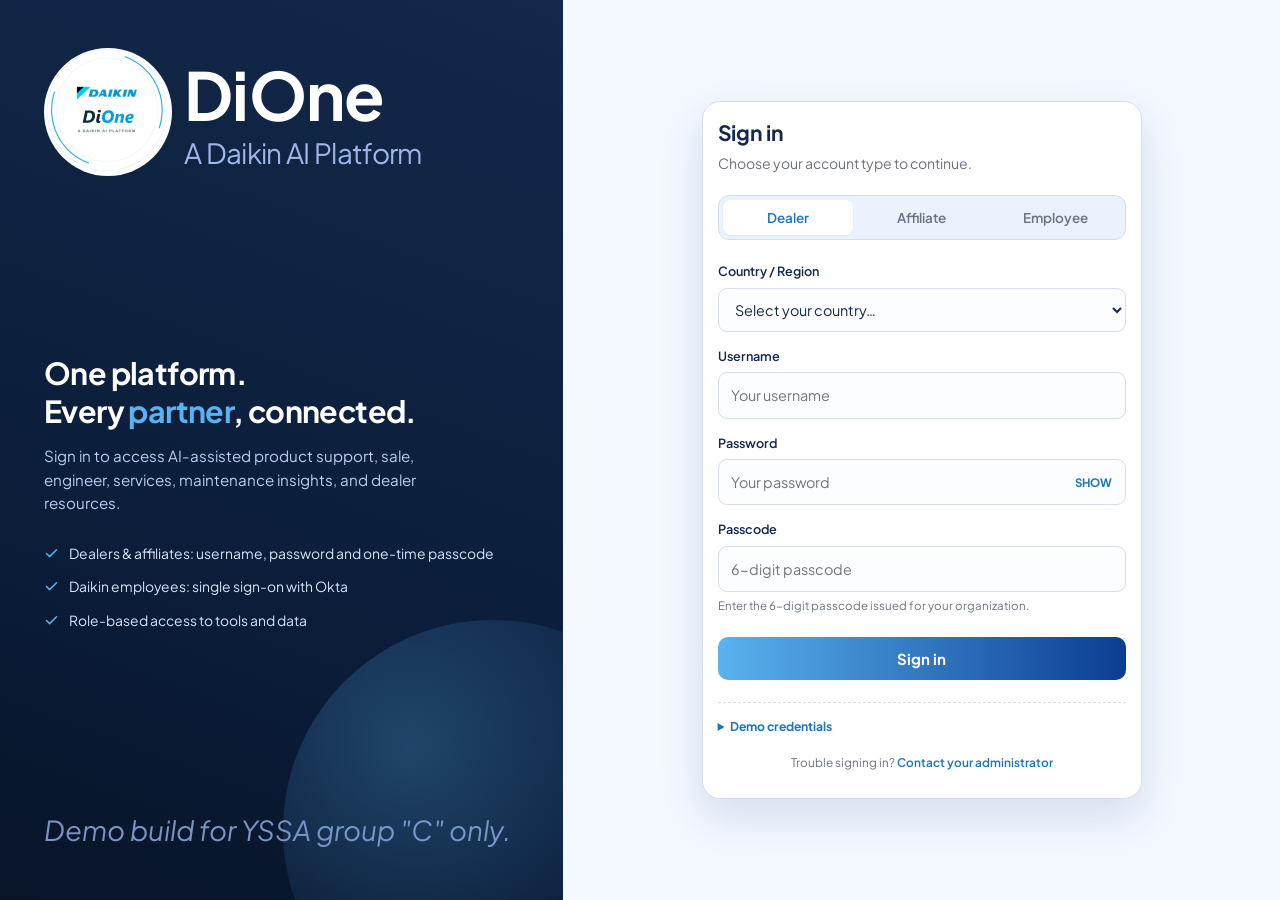
<file: index.html>
<!DOCTYPE html>
<html lang="en">
<head>
<meta charset="UTF-8">
<meta name="viewport" content="width=device-width, initial-scale=1.0">
<title>Sign in — DiOne</title>
<link rel="stylesheet" href="css/login.css">
<link rel="manifest" href="manifest.json">
<meta name="theme-color" content="#13284A">
<link rel="apple-touch-icon" href="icons/icon-192.png">
</head>
<body>

<div class="wrap">

  <!-- mobile-only brand bar -->
  <div class="mobile-brand">
    <img class="mark" src="sources/img/logo.png" alt="DiOne logo" width="36" height="36">
    <div class="txt">DiOne<span>A  Daikin  AI  Platform</span></div>
  </div>

  <!-- left: brand -->
  <aside class="hero">
    <div class="brand">
      <img class="mark" src="sources/img/logo.png" alt="DiOne logo" width="44" height="44">
      <div class="txt">DiOne<span>A  Daikin  AI  Platform</span></div>
    </div>

    <div class="hero-body">
      <h1>One platform.<br>Every <em>partner</em>, connected.</h1>
      <p>Sign in to access AI-assisted product support, sale, engineer, services, maintenance insights, and dealer resources.</p>
      <ul class="hero-points">
        <li>
          <svg width="15" height="15" viewBox="0 0 24 24" fill="none" stroke="#5AB2F0" stroke-width="2.4" stroke-linecap="round" stroke-linejoin="round"><path d="M20 6L9 17l-5-5"/></svg>
          Dealers &amp; affiliates: username, password and one-time passcode
        </li>
        <li>
          <svg width="15" height="15" viewBox="0 0 24 24" fill="none" stroke="#5AB2F0" stroke-width="2.4" stroke-linecap="round" stroke-linejoin="round"><path d="M20 6L9 17l-5-5"/></svg>
          Daikin employees: single sign-on with Okta
        </li>
        <li>
          <svg width="15" height="15" viewBox="0 0 24 24" fill="none" stroke="#5AB2F0" stroke-width="2.4" stroke-linecap="round" stroke-linejoin="round"><path d="M20 6L9 17l-5-5"/></svg>
          Role-based access to tools and data
        </li>
      </ul>
    </div>

    <div class="hero-foot">Demo build for YSSA group "C" only.</div>
  </aside>

  <!-- right: sign-in card -->
  <main class="stage">
    <div class="card">
      <h2>Sign in</h2>
      <p class="sub">Choose your account type to continue.</p>

      <div class="roles" role="tablist" aria-label="Account type">
        <button type="button" class="active" data-role="dealer"    role="tab" aria-selected="true">Dealer</button>
        <button type="button" data-role="affiliate" role="tab" aria-selected="false">Affiliate</button>
        <button type="button" data-role="employee"  role="tab" aria-selected="false">Employee</button>
      </div>

      <!-- dealer / affiliate form -->
      <form class="pane active" id="credForm" novalidate>
        <label for="country">Country / Region</label>
        <select id="country" name="country" required>
          <option value="">Select your country…</option>
          <option>Thailand</option>
          <option>Singapore</option>
          <option>Philippines</option>
          <option>Indonesia</option>
          <option>Cambodia</option>
          <option>Australia</option>
          <option>Viet Nam</option>
          <option>Malaysia</option>
          <option>India</option>
          <!--<option>Tanzania</option>-->
          <option>New Zealand</option>
        </select>

        <label for="username">Username</label>
        <input type="text" id="username" name="username" autocomplete="username" placeholder="Your username" required>

        <label for="password">Password</label>
        <div class="pw-row">
          <input type="password" id="password" name="password" autocomplete="current-password" placeholder="Your password" required>
          <button type="button" class="pw-toggle" id="pwToggle" aria-label="Show password">SHOW</button>
        </div>

        <label for="passcode">Passcode</label>
        <input type="text" id="passcode" name="passcode" inputmode="numeric" pattern="[0-9]{6}"
               maxlength="6" placeholder="6-digit passcode" autocomplete="one-time-code" required>
        <div class="hint">Enter the 6-digit passcode issued for your organization.</div>

        <button type="submit" class="primary" id="signInBtn">Sign in</button>
        <div class="msg" id="credMsg" role="alert"></div>
      </form>

      <!-- employee / Okta pane -->
      <div class="pane" id="ssoPane">
        <div class="sso-box">
          <p>Daikin employees sign in with their corporate Okta account. You will be redirected to Okta to authenticate.</p>
          <button type="button" class="okta-btn" id="oktaBtn">
            <span class="okta-mark" aria-hidden="true"></span>
            Sign in with Okta
          </button>
          <div class="sso-note">Use your <strong>@daikin</strong> corporate credentials. MFA may be required.</div>
        </div>
        <div class="msg" id="ssoMsg" role="alert"></div>
      </div>

      <!-- demo helper -->
      <details class="demo-creds">
        <summary>Demo credentials</summary>
        <table>
          <tr><th>Type</th><th>Country</th><th>Username</th><th>Password</th><th>Passcode</th></tr>
          <tr><td>Dealer</td><td>Thailand</td><td><code>dealer01</code></td><td><code>Dealer#2026</code></td><td><code>123456</code></td></tr>
          <tr><td>Dealer</td><td>Singapore</td><td><code>dealer02</code></td><td><code>Dealer#2026</code></td><td><code>222222</code></td></tr>
          <tr><td>Affiliate</td><td>Viet Nam</td><td><code>affiliate01</code></td><td><code>Affil#2026</code></td><td><code>654321</code></td></tr>
          <tr><td>Affiliate</td><td>Australia</td><td><code>affiliate02</code></td><td><code>Affil#2026</code></td><td><code>888888</code></td></tr>
          <tr><td>Employee</td><td colspan="4">Click “Sign in with Okta Verify”</td></tr>
        </table>
      </details>

      <div class="card-foot">
        Trouble signing in? <a href="#" onclick="return false;">Contact your administrator</a>
      </div>
    </div>
  </main>
</div>

<script src="js/login.js"></script>
<script src="js/pwa.js"></script>
</body>
</html>
</file>
<file: css/login.css>
@import url('https://fonts.googleapis.com/css2?family=Plus+Jakarta+Sans:wght@400;500;600;700;800&display=swap');

  :root{
    --grad-light:#5AB2F0;
    --grad-dark:#0B3D91;
    --navy:#13284A;
    --eyebrow-blue:#1B75BB;
    --border-gray:#D7DEEA;
    --icon-blue:#2F7DD1;
    --gray-text:#6B7280;
    --bg:#F4F8FF;
    --white:#FFFFFF;
    --green:#1B9169;
    --green-soft:#E1F5EC;
    --red:#C0392B;
    --red-soft:#FDECEA;
    --sky:#EAF2FE;
    --shadow-sm:0 1px 2px rgba(19,34,66,.05);
    --shadow-lg:0 18px 44px rgba(11,61,145,.14);
  }
  *{box-sizing:border-box;}
  html,body{height:100%;}
  body{
    margin:0;background:var(--bg);color:var(--navy);
    font-family:"Plus Jakarta Sans",-apple-system,"Segoe UI",Roboto,Helvetica,Arial,sans-serif;
    line-height:1.55;-webkit-font-smoothing:antialiased;
  }
  button{font-family:inherit;}

  .wrap{
    min-height:100vh;display:grid;grid-template-columns:minmax(340px,44%) 1fr;
  }
  /* ---------- left brand panel ---------- */
  .hero{
    background:linear-gradient(200deg,var(--navy) 0%,#0A1C38 68%,#081428 100%);
    color:#fff;padding:48px 44px;display:flex;flex-direction:column;position:relative;overflow:hidden;
  }
  .hero::after{
    content:"";position:absolute;right:-140px;bottom:-140px;width:420px;height:420px;border-radius:50%;
    background:radial-gradient(circle at 30% 30%, rgba(90,178,240,.28), rgba(11,61,145,.05) 65%);
    pointer-events:none;
  }
  .brand{display:flex;align-items:center;gap:12px;}
  .brand .mark{
    width:128px;height:128px;border-radius:11px;flex:0 0 auto;
    background:linear-gradient(135deg,var(--grad-light),var(--grad-dark));
    display:flex;align-items:center;justify-content:center;
    font-weight:800;font-size:1.2rem;color:#fff;
  }
  img.mark{border-radius:50%!important;background:#fff;object-fit:cover;padding:0;border:none;}
  .brand .txt{font-weight:700;font-size:4.14rem;line-height:1.2;letter-spacing:-0.01em;}
  .brand .txt span{display:block;font-weight:400;font-size:1.74rem;color:#9FB6E8;margin-top:1px;}

  .hero-body{margin:auto 0;padding:40px 0;}
  .hero-body h1{margin:0 0 14px;font-size:1.9rem;letter-spacing:-0.02em;line-height:1.25;}
  .hero-body h1 em{font-style:normal;color:var(--grad-light);}
  .hero-body p{margin:0;color:#B9CDF2;font-size:0.95rem;max-width:400px;}

  .hero-points{margin:28px 0 0;padding:0;list-style:none;display:flex;flex-direction:column;gap:12px;}
  .hero-points li{display:flex;align-items:flex-start;gap:10px;font-size:0.87rem;color:#D7E4FB;}
  .hero-points svg{flex:0 0 auto;margin-top:3px;}

  .hero-foot{font-size:1.72rem;color:#7C93C2;position:relative; font-style: italic;}

  /* mobile brand bar (shown instead of hero on small screens) */
  .mobile-brand{
    display:none;align-items:center;gap:11px;
    background:linear-gradient(200deg,var(--navy) 0%,#0A1C38 100%);
    color:#fff;padding:16px 20px;
  }
  .mobile-brand .mark{
    width:36px;height:36px;border-radius:9px;flex:0 0 auto;
    background:linear-gradient(135deg,var(--grad-light),var(--grad-dark));
    display:flex;align-items:center;justify-content:center;
    font-weight:800;font-size:1rem;color:#fff;
  }
  .mobile-brand .txt{font-weight:700;font-size:0.98rem;line-height:1.2;}
  .mobile-brand .txt span{display:block;font-weight:400;font-size:0.68rem;color:#9FB6E8;}

  @media (max-width:860px){
    .wrap{grid-template-columns:1fr;grid-template-rows:auto 1fr;}
    .hero{display:none;}
    .mobile-brand{display:flex;}
    .stage{padding:24px 16px 40px;align-items:flex-start;}
    .card{padding:22px 18px 20px;border-radius:14px;max-width:none;}
    .roles button{font-size:0.8rem;padding:9px 2px;}
    .demo-creds table{font-size:0.7rem;}
    .demo-creds td, .demo-creds th{padding:4px 4px;}
  }

  /* ---------- right sign-in panel ---------- */
  .stage{display:flex;align-items:center;justify-content:center;padding:15px 15px;}
  .card{
    width:100%;max-width:440px;background:var(--white);
    border:1px solid var(--border-gray);border-radius:18px;
    padding:15px 15px 26px;box-shadow:var(--shadow-lg);
  }
  .card h2{margin:0 0 4px;font-size:1.32rem;letter-spacing:-0.015em;color:var(--navy);}
  .card .sub{margin:0 0 20px;color:var(--gray-text);font-size:0.88rem;}

  /* role tabs */
  .roles{
    display:grid;grid-template-columns:1fr 1fr 1fr;gap:4px;
    background:var(--sky);border:1px solid var(--border-gray);
    border-radius:11px;padding:4px;margin-bottom:22px;
  }
  .roles button{
    border:none;background:none;border-radius:8px;cursor:pointer;
    padding:9px 4px;font-size:0.84rem;font-weight:600;color:var(--gray-text);
    transition:background .16s,color .16s,box-shadow .16s;
  }
  .roles button:hover{color:var(--navy);}
  .roles button.active{
    background:var(--white);color:var(--eyebrow-blue);
    box-shadow:var(--shadow-sm);
  }
  .roles button:focus-visible{outline:none;box-shadow:0 0 0 3px rgba(90,178,240,.35);}

  .pane{display:none;}
  .pane.active{display:block;}

  label{display:block;font-size:0.79rem;font-weight:600;color:var(--navy);margin:15px 0 6px;}
  .pane label:first-of-type{margin-top:0;}
  input[type=text], input[type=password], select{
    width:100%;font:inherit;font-size:0.9rem;
    padding:11px 12px;border:1.5px solid var(--border-gray);border-radius:9px;
    background:#FBFDFF;color:var(--navy);transition:border-color .15s,background .15s;
  }
  input:focus, select:focus, button:focus-visible{
    outline:none;border-color:var(--grad-light);background:#fff;
    box-shadow:0 0 0 3px rgba(90,178,240,.18);
  }
  .pw-row{position:relative;}
  .pw-row input{padding-right:58px;}
  .pw-toggle{
    position:absolute;right:8px;top:50%;transform:translateY(-50%);
    border:none;background:none;cursor:pointer;
    font-size:0.72rem;font-weight:700;color:var(--eyebrow-blue);padding:6px;
  }
  .hint{font-size:0.72rem;color:var(--gray-text);margin-top:5px;}

  .primary{
    width:100%;margin-top:22px;
    background:linear-gradient(90deg,var(--grad-light),var(--grad-dark));
    color:#fff;border:none;border-radius:10px;
    padding:12px;font-size:0.94rem;font-weight:700;letter-spacing:0.01em;
    cursor:pointer;transition:filter .16s,transform .05s;
  }
  .primary:hover{filter:brightness(1.07);}
  .primary:active{transform:translateY(1px);}
  .primary[disabled]{filter:grayscale(.4) brightness(.95);cursor:progress;}

  /* employee / Okta pane */
  .sso-box{
    border:1.5px solid var(--border-gray);border-radius:12px;
    background:#FBFDFF;padding:18px;text-align:center;
  }
  .sso-box p{margin:0 0 14px;font-size:0.85rem;color:var(--gray-text);}
  .okta-btn{
    width:100%;display:flex;align-items:center;justify-content:center;gap:10px;
    background:var(--navy);color:#fff;border:none;border-radius:10px;
    padding:12px;font-size:0.94rem;font-weight:700;cursor:pointer;
    transition:filter .16s,transform .05s;
  }
  .okta-btn:hover{filter:brightness(1.15);}
  .okta-btn:active{transform:translateY(1px);}
  .okta-btn[disabled]{cursor:progress;filter:brightness(.9);}
  .okta-mark{
    width:20px;height:20px;border-radius:50%;flex:0 0 auto;
    border:5px solid #fff;background:transparent;
  }
  .sso-note{font-size:0.72rem;color:var(--gray-text);margin-top:12px;}

  /* messages */
  .msg{
    display:none;margin-top:16px;padding:10px 13px;border-radius:9px;
    font-size:0.82rem;font-weight:600;
  }
  .msg.error{display:block;background:var(--red-soft);color:var(--red);}
  .msg.ok{display:block;background:var(--green-soft);color:var(--green);}

  /* demo credentials helper */
  .demo-creds{
    margin-top:22px;border-top:1px dashed var(--border-gray);padding-top:14px;
  }
  .demo-creds summary{
    font-size:0.76rem;font-weight:700;color:var(--eyebrow-blue);cursor:pointer;
  }
  .demo-creds table{
    width:100%;border-collapse:collapse;margin-top:10px;font-size:0.74rem;
  }
  .demo-creds th{
    text-align:left;color:var(--gray-text);font-weight:600;
    padding:4px 6px;border-bottom:1px solid var(--border-gray);
  }
  .demo-creds td{padding:5px 6px;border-bottom:1px solid #EDF2FA;color:var(--navy);}
  .demo-creds code{
    background:var(--sky);border-radius:5px;padding:1px 6px;
    font-size:0.72rem;color:var(--grad-dark);
  }

  .card-foot{
    margin-top:18px;text-align:center;font-size:0.74rem;color:var(--gray-text);
  }
  .card-foot a{color:var(--eyebrow-blue);text-decoration:none;font-weight:600;}
  .card-foot a:hover{text-decoration:underline;}
</file>
<file: css/main.css>
@import url('https://fonts.googleapis.com/css2?family=Plus+Jakarta+Sans:wght@400;500;600;700;800&display=swap');

  :root{
    --grad-light:#5AB2F0;
    --grad-dark:#0B3D91;
    --navy:#13284A;
    --eyebrow-blue:#1B75BB;
    --border-gray:#D7DEEA;
    --icon-blue:#2F7DD1;
    --gray-text:#6B7280;
    --bg:#F4F8FF;
    --white:#FFFFFF;
    --green:#1B9169;
    --green-soft:#E1F5EC;
    --amber:#C1791D;
    --amber-soft:#FCF0DD;
    --sky:#EAF2FE;
    --shadow-sm:0 1px 2px rgba(19,34,66,.05);
  }
  *{box-sizing:border-box;}
  body{
    margin:0;background:var(--bg);color:var(--navy);
    font-family:"Plus Jakarta Sans",-apple-system,"Segoe UI",Roboto,Helvetica,Arial,sans-serif;
    line-height:1.55;-webkit-font-smoothing:antialiased;
  }
  button{font-family:inherit;}
  h1,h2,h3{font-family:"Plus Jakarta Sans",sans-serif;}

  .app{min-height:calc(100vh - 62px);}

  /* ---------- top nav bar ---------- */
  .navbar{
    position:sticky;top:0;z-index:50;
    background:linear-gradient(90deg,var(--navy) 0%,#0A1C38 100%);
    color:#fff;box-shadow:0 2px 12px rgba(10,28,56,.28);
  }
  .nav-inner{
    max-width:1280px;margin:0 auto;padding:0 20px;position:relative;
    display:flex;align-items:center;gap:20px;min-height:60px;
  }
  .brand{display:flex;align-items:center;gap:10px;flex:0 0 auto;}
  img.mark{border-radius:50%;background:#fff;object-fit:cover;flex:0 0 auto;}
  .brand .txt{font-weight:700;font-size:1.02rem;line-height:1.15;letter-spacing:-0.01em;}
  .brand .txt span{display:block;font-weight:400;font-size:0.66rem;color:#9FB6E8;margin-top:1px;}

  nav.tabs{display:flex;align-items:center;gap:4px;flex:1;min-width:0;}
  nav.tabs button{
    display:flex;align-items:center;gap:8px;position:relative;
    background:none;border:none;color:#C3D5F5;
    padding:9px 12px;border-radius:9px;
    font-size:0.85rem;font-weight:500;cursor:pointer;white-space:nowrap;
    transition:background .18s,color .18s;
  }
  nav.tabs button svg{flex:0 0 auto;opacity:0.85;}
  nav.tabs button:hover{background:rgba(255,255,255,0.07);color:#fff;}
  nav.tabs button.active{background:rgba(255,255,255,0.12);color:#fff;}
  nav.tabs button.active::after{
    content:"";position:absolute;left:12px;right:12px;bottom:3px;height:2px;
    background:var(--grad-light);border-radius:2px;
  }
  nav.tabs button.hidden-role{display:none!important;}
  /* logout inside the menu: mobile only, shown via the 900px media query */
  nav.tabs .menu-logout{display:none;color:#FF7B7B;}
  nav.tabs .menu-logout:hover{background:rgba(229,72,77,0.16);color:#FF9B9B;}

  /* profile, right side of nav bar */
  .nav-user{display:flex;align-items:center;gap:10px;margin-left:auto;flex:0 0 auto;min-width:0;}
  .avatar{
    width:34px;height:34px;border-radius:50%;flex:0 0 auto;
    background:rgba(255,255,255,0.1);border:1px solid rgba(255,255,255,0.25);
    color:#DCEAFC;display:flex;align-items:center;justify-content:center;
  }
  .user-meta{min-width:0;}
  .user-name{display:block;font-size:0.82rem;font-weight:700;color:#fff;line-height:1.2;
    white-space:nowrap;overflow:hidden;text-overflow:ellipsis;max-width:190px;}
  .user-role{display:block;font-size:0.66rem;color:#9FB6E8;text-transform:capitalize;
    white-space:nowrap;overflow:hidden;text-overflow:ellipsis;max-width:190px;}
  .logout-btn{
    margin-left:4px;font:inherit;font-size:0.76rem;font-weight:700;
    color:#DCEAFC;background:rgba(255,255,255,0.08);border:1px solid rgba(255,255,255,0.28);
    border-radius:9px;padding:7px 13px;cursor:pointer;white-space:nowrap;
    transition:background .15s,color .15s,border-color .15s;
  }
  .logout-btn:hover{background:#fff;border-color:#fff;color:var(--navy);}
  .nav-toggle{
    display:none;background:none;border:none;color:#fff;cursor:pointer;
    padding:8px;border-radius:8px;flex:0 0 auto;
  }
  .nav-toggle:hover{background:rgba(255,255,255,0.1);}

  main{padding:30px 36px 64px;max-width:1200px;margin:0 auto;}
  .view{display:none;}
  .view.active{display:block;}

  /* ---------- page header ---------- */
  .topline{display:flex;align-items:center;gap:18px;margin-bottom:18px;}
  .eyebrow-black{font-size:0.8rem;font-weight:700;color:#111827;white-space:nowrap;}
  .grad-strip{flex:1;height:22px;border-radius:3px;
    background:linear-gradient(90deg,var(--grad-light),var(--grad-dark));}
  .eyebrow-blue{font-size:0.85rem;font-weight:700;color:var(--eyebrow-blue);
    letter-spacing:0.01em;margin-bottom:10px;}
  .title-row{display:flex;align-items:center;gap:18px;margin-bottom:14px;}
  .badge{
    width:56px;height:56px;border-radius:12px;flex:0 0 auto;
    background:var(--grad-dark);color:#fff;font-weight:800;font-size:1.5rem;
    display:flex;align-items:center;justify-content:center;
  }
  .title-row h1{margin:0;font-size:1.6rem;letter-spacing:-0.015em;color:var(--navy);}
  .intro{color:var(--gray-text);font-size:0.94rem;margin:0 0 26px;max-width:720px;}

  /* ---------- panels & forms ---------- */
  .panel{
    background:var(--white);border:1px solid var(--border-gray);border-radius:16px;
    padding:22px;box-shadow:var(--shadow-sm);margin-bottom:20px;
  }
  h2{font-size:1.05rem;margin:0 0 4px;color:var(--eyebrow-blue);font-weight:700;letter-spacing:-0.005em;}
  .lede{color:var(--gray-text);font-size:0.87rem;margin:0 0 16px;max-width:680px;}

  label{display:block;font-size:0.79rem;font-weight:600;color:var(--navy);margin:14px 0 6px;}
  form label:first-of-type{margin-top:0;}
  select, input[type=text], textarea{
    width:100%;font:inherit;font-size:0.89rem;
    padding:10px 12px;border:1.5px solid var(--border-gray);border-radius:9px;
    background:#FBFDFF;color:var(--navy);transition:border-color .15s,background .15s;
  }
  select:disabled, input:disabled{background:var(--sky);color:var(--navy);opacity:1;}
  select:focus, input:focus, textarea:focus, button:focus-visible{
    outline:none;border-color:var(--grad-light);background:#fff;
    box-shadow:0 0 0 3px rgba(90,178,240,.18);
  }
  textarea{resize:vertical;min-height:64px;}

  .file-row{
    display:flex;align-items:center;gap:10px;
    border:1.5px dashed #B9CDF2;border-radius:10px;
    padding:10px 12px;margin-top:6px;background:#FBFDFF;
  }
  .file-row input[type=file]{font-size:0.78rem;max-width:100%;color:var(--gray-text);}
  .thumb-preview{width:42px;height:42px;border-radius:8px;object-fit:cover;
    border:1px solid var(--border-gray);display:none;flex:0 0 auto;}
  .clear-img{font-size:0.75rem;color:var(--eyebrow-blue);background:none;border:none;
    cursor:pointer;text-decoration:underline;display:none;}

  button.primary{
    margin-top:18px;width:100%;
    background:linear-gradient(135deg,var(--grad-light),var(--grad-dark));color:#fff;border:none;
    padding:12px;border-radius:10px;font-size:0.93rem;font-weight:700;cursor:pointer;
    box-shadow:0 8px 18px rgba(11,61,145,.24);
    transition:transform .12s, box-shadow .12s;
    display:flex;align-items:center;justify-content:center;gap:8px;
  }
  button.primary:hover{transform:translateY(-1px);}
  button.primary:disabled{background:#AFC3EC;box-shadow:none;cursor:default;transform:none;}

  .btn-outline{
    background:#fff;border:1.5px solid var(--grad-light);color:var(--grad-dark);
    padding:9px 16px;border-radius:10px;font-size:0.85rem;font-weight:700;cursor:pointer;
    transition:background .15s;white-space:nowrap;
  }
  .btn-outline:hover{background:var(--sky);}

  .two-col{display:grid;grid-template-columns:380px 1fr;gap:20px;align-items:start;}

  /* ---------- Dealer Dialogue ---------- */
  .ask-bar{display:flex;justify-content:flex-end;margin-bottom:16px;}
  .ask-toggle{
    display:inline-flex;align-items:center;gap:9px;
    background:linear-gradient(135deg,var(--grad-light),var(--grad-dark));color:#fff;
    border:none;border-radius:10px;padding:11px 18px;
    font-size:0.88rem;font-weight:700;cursor:pointer;
    box-shadow:0 8px 18px rgba(11,61,145,.24);
    transition:transform .12s;
  }
  .ask-toggle:hover{transform:translateY(-1px);}
  .ask-toggle .tgl-icon{transition:transform .2s;display:flex;}
  .ask-toggle.open .tgl-icon{transform:rotate(45deg);}
  .ask-panel{display:none;}
  .ask-panel.open{display:block;animation:slideIn .25s ease;}
  @keyframes slideIn{0%{opacity:0;transform:translateY(-8px);}100%{opacity:1;transform:none;}}

  .dlg-toolbar{display:flex;gap:10px;flex-wrap:wrap;align-items:center;margin-bottom:14px;}
  .dlg-search{flex:1;min-width:220px;position:relative;}
  .dlg-search input{padding-left:38px;}
  .dlg-search svg{position:absolute;left:12px;top:50%;transform:translateY(-50%);color:var(--gray-text);}
  .filters{display:flex;gap:8px;flex-wrap:wrap;}
  .filters button{
    font:inherit;font-size:0.78rem;font-weight:600;
    border:1.5px solid var(--border-gray);background:#fff;color:var(--gray-text);
    padding:7px 13px;border-radius:999px;cursor:pointer;transition:all .15s;white-space:nowrap;
  }
  .filters button:hover{border-color:var(--grad-light);color:var(--eyebrow-blue);}
  .filters button.active{background:var(--navy);border-color:var(--navy);color:#fff;}

  .threads{display:grid;gap:13px;}
  .thread{
    background:var(--white);border:1px solid var(--border-gray);border-radius:14px;
    padding:16px 18px;transition:box-shadow .15s,border-color .15s;
  }
  .thread:hover{box-shadow:0 10px 22px rgba(19,34,66,.08);border-color:#BFD5F5;}
  .thread.enter{animation:pop .6s ease;}
  @keyframes pop{0%{background:#E4F4EC;}100%{background:var(--white);}}
  .thread-head{display:flex;align-items:center;gap:10px;flex-wrap:wrap;margin-bottom:8px;}
  .t-avatar{
    width:34px;height:34px;border-radius:50%;flex:0 0 auto;
    background:var(--sky);color:var(--eyebrow-blue);
    display:flex;align-items:center;justify-content:center;
  }
  .t-meta{min-width:0;flex:1;}
  .t-author{display:block;font-size:0.83rem;font-weight:700;line-height:1.25;}
  .t-sub{display:block;font-size:0.72rem;color:var(--gray-text);}
  .cat-tag{font-size:0.68rem;font-weight:700;color:var(--eyebrow-blue);background:var(--sky);
    padding:5px 10px;border-radius:7px;white-space:nowrap;}
  .status-badge{font-size:0.7rem;font-weight:700;padding:5px 11px;border-radius:999px;white-space:nowrap;}
  .status-badge.answered{background:var(--green-soft);color:var(--green);}
  .status-badge.open{background:var(--amber-soft);color:var(--amber);}
  .thread h3{margin:0 0 6px;font-size:0.98rem;letter-spacing:-0.005em;}
  .thread .t-body{margin:0;font-size:0.86rem;color:#3D4A63;}
  .t-photo{margin-top:10px;max-width:280px;width:100%;border-radius:10px;border:1px solid var(--border-gray);display:block;}
  .thread-actions{margin-top:12px;}
  .replies-toggle{
    font:inherit;font-size:0.78rem;font-weight:700;color:var(--eyebrow-blue);
    background:var(--sky);border:1px solid var(--border-gray);border-radius:999px;
    padding:6px 13px;cursor:pointer;transition:background .15s;
  }
  .replies-toggle:hover{background:#DCEAFC;}
  .replies{display:none;margin-top:12px;border-top:1px dashed var(--border-gray);padding-top:12px;}
  .replies.open{display:block;}
  .reply{
    display:flex;gap:10px;align-items:flex-start;
    background:#FAFCFF;border:1px solid #E4ECF8;border-radius:11px;
    padding:10px 13px;margin-bottom:9px;
  }
  .reply .t-avatar{width:28px;height:28px;}
  .reply-body{min-width:0;}
  .reply-who{font-size:0.74rem;font-weight:700;}
  .reply-who span{font-weight:500;color:var(--gray-text);}
  .reply-text{font-size:0.83rem;margin:3px 0 0;color:#3D4A63;}
  .reply-form{display:flex;gap:9px;margin-top:10px;}
  .reply-form input{flex:1;}
  .reply-form button{
    margin:0;width:auto;padding:0 16px;font-size:0.82rem;font-weight:700;border:none;border-radius:9px;
    background:linear-gradient(135deg,var(--grad-light),var(--grad-dark));color:#fff;cursor:pointer;
  }

  /* ---------- Pichon-kun chat ---------- */
  .chat-panel{display:flex;flex-direction:column;height:560px;}
  .chat-window{flex:1;overflow-y:auto;display:flex;flex-direction:column;gap:12px;padding:6px 4px 12px;}
  .chat-msg{display:flex;gap:10px;align-items:flex-start;max-width:82%;}
  .chat-msg.user{align-self:flex-end;flex-direction:row-reverse;}
  .chat-avatar{
    width:30px;height:30px;border-radius:9px;flex:0 0 auto;
    display:flex;align-items:center;justify-content:center;font-weight:800;font-size:0.72rem;color:#fff;
  }
  .chat-avatar.bot{background:linear-gradient(135deg,var(--grad-light),var(--grad-dark));}
  .chat-avatar.user{background:var(--navy);}
  .chat-bubble{
    padding:10px 14px;border-radius:14px;font-size:0.87rem;line-height:1.5;
    border:1px solid var(--border-gray);background:#FAFCFF;color:var(--navy);
  }
  .chat-msg.user .chat-bubble{
    background:linear-gradient(135deg,var(--grad-light),var(--grad-dark));color:#fff;border:none;
  }
  .chat-bubble ul, .chat-bubble ol{margin:6px 0 0;padding-left:18px;}
  .chat-bubble .src{display:block;margin-top:8px;font-size:0.72rem;color:var(--gray-text);}
  .chat-suggestions{display:flex;gap:7px;flex-wrap:wrap;margin:6px 0 3px;}
  .chat-suggestions button{
    font:inherit;font-size:0.76rem;font-weight:600;color:var(--eyebrow-blue);
    background:var(--sky);border:1px solid var(--border-gray);border-radius:999px;
    padding:6px 12px;cursor:pointer;transition:background .15s;text-align:left;
  }
  .chat-suggestions button:hover{background:#DCEAFC;}

  /* suggestions collapse behind a toggle */
  .sugg-box{align-self:start;}
  .sugg-toggle{
    display:inline-flex;align-items:center;gap:8px;
    font:inherit;font-size:0.8rem;font-weight:700;color:var(--eyebrow-blue);
    background:var(--sky);border:1px solid var(--border-gray);border-radius:999px;
    padding:8px 15px;cursor:pointer;transition:background .15s;
  }
  .sugg-toggle:hover{background:#DCEAFC;}
  .sugg-toggle .chev{display:flex;transition:transform .2s;}
  .sugg-toggle.open .chev{transform:rotate(90deg);}
  .sugg-count{
    background:var(--grad-dark);color:#fff;border-radius:999px;
    font-size:0.66rem;font-weight:800;padding:1px 8px;line-height:1.6;
  }
  #chatSuggestions{display:none;margin-top:10px;}
  #chatSuggestions.open{display:flex;animation:slideIn .2s ease;}

  /* personal quick suggestions (login language + English), always visible */
  .my-sugg{margin:8px 0 10px;}
  .my-sugg:empty{display:none;}
  .chat-input-row{display:flex;gap:10px;}
  .chat-input-row input{flex:1;}
  .chat-input-row button.chat-send{margin-top:0;width:auto;padding:0 20px;white-space:nowrap;flex:0 0 auto;}

  .source-list{list-style:none;margin:8px 0 0;padding:0;font-size:0.83rem;}
  .source-list li{display:flex;gap:9px;align-items:flex-start;padding:6px 0;color:#3D4A63;}
  .source-list svg{flex:0 0 auto;margin-top:3px;color:var(--icon-blue);}
  .source-list a{color:var(--eyebrow-blue);font-weight:600;}

  /* ---------- DiCompare ---------- */
  .cmp-form{display:flex;gap:10px;flex-wrap:wrap;}
  .cmp-form input{flex:1;min-width:240px;}
  .cmp-form button{margin:0;width:auto;padding:0 22px;flex:0 0 auto;}
  .cmp-result{display:none;}
  .cmp-result.show{display:block;}
  .cmp-toolbar{display:flex;justify-content:flex-end;gap:10px;margin-bottom:14px;}
  table.cmp{width:100%;border-collapse:collapse;font-size:0.86rem;}
  table.cmp th, table.cmp td{padding:11px 12px;border-bottom:1px solid var(--border-gray);text-align:left;vertical-align:top;}
  table.cmp thead th{font-size:0.78rem;color:var(--gray-text);border-bottom:2px solid var(--border-gray);}
  table.cmp thead th.dk, table.cmp td.dk{background:var(--sky);}
  table.cmp thead th.dk{color:var(--grad-dark);font-size:0.82rem;}
  table.cmp td.dk{font-weight:600;color:var(--grad-dark);}
  table.cmp td:first-child{font-weight:600;color:var(--navy);white-space:nowrap;}
  table.cmp tr:last-child td{border-bottom:none;}
  .adv{display:flex;gap:9px;align-items:flex-start;padding:7px 0;font-size:0.86rem;color:#3D4A63;}
  .adv svg{flex:0 0 auto;margin-top:4px;color:var(--green);}

  .takeaway{
    display:flex;align-items:center;gap:16px;
    background:linear-gradient(90deg,var(--grad-light),var(--grad-dark));
    border-radius:14px;padding:16px 20px;color:#fff;margin-top:4px;
  }
  .takeaway-icon{
    width:40px;height:40px;border-radius:50%;background:#fff;flex:0 0 auto;
    display:flex;align-items:center;justify-content:center;color:var(--grad-dark);
  }
  .takeaway-label{font-size:0.72rem;font-weight:800;letter-spacing:0.04em;white-space:nowrap;opacity:0.9;}
  .takeaway-text{font-size:1.0rem;font-weight:700;flex:1;}
  .takeaway-right{background:rgba(0,0,0,0.18);border-radius:8px;padding:8px 14px;
    font-size:0.8rem;font-weight:700;white-space:nowrap;}

  /* ---------- DiFind ---------- */
  .df-form{display:flex;gap:10px;flex-wrap:wrap;}
  .df-form input{flex:1;min-width:240px;}
  .df-form button{margin:0;width:auto;padding:0 22px;flex:0 0 auto;}
  .pipeline{display:flex;align-items:flex-start;justify-content:space-between;gap:4px;margin:18px 0 8px;}
  .node{flex:1;text-align:center;display:flex;flex-direction:column;align-items:center;gap:8px;}
  .node-circle{
    width:52px;height:52px;border-radius:50%;
    display:flex;align-items:center;justify-content:center;
    background:var(--sky);border:2px solid var(--border-gray);
    transition:background .3s,border-color .3s,box-shadow .3s;color:var(--icon-blue);
  }
  .node .name{font-size:0.78rem;font-weight:700;color:var(--navy);}
  .node.active .node-circle{background:var(--white);border-color:var(--grad-light);
    box-shadow:0 0 0 5px rgba(90,178,240,.18);color:var(--grad-dark);}
  .node.done .node-circle{background:var(--green-soft);border-color:var(--green);color:var(--green);}
  .track{flex:0 0 auto;width:34px;height:2px;background:var(--border-gray);margin-top:25px;border-radius:2px;}
  .status-line{text-align:center;font-size:0.85rem;color:var(--gray-text);min-height:22px;margin:2px 0 4px;}

  .df-result{
    display:none;margin-top:12px;border:1px solid var(--green);background:var(--green-soft);
    border-radius:13px;padding:16px 18px;
  }
  .df-result.show{display:block;}
  .df-result h3{margin:0 0 8px;font-size:0.98rem;color:var(--navy);}
  .df-grid{display:grid;grid-template-columns:auto 1fr;gap:5px 16px;font-size:0.85rem;margin:0 0 12px;}
  .df-grid dt{font-weight:700;color:var(--navy);}
  .df-grid dd{margin:0;color:#3D4A63;}
  .df-actions{display:flex;gap:10px;flex-wrap:wrap;}
  .df-actions a{
    display:inline-flex;align-items:center;gap:8px;text-decoration:none;
    background:linear-gradient(135deg,var(--grad-light),var(--grad-dark));color:#fff;
    padding:10px 16px;border-radius:10px;font-size:0.84rem;font-weight:700;
  }
  .df-actions a.secondary{background:#fff;color:var(--grad-dark);border:1.5px solid var(--grad-light);}

  .access-strip{
    margin-top:16px;border-radius:999px;padding:12px 18px;text-align:center;
    background:linear-gradient(90deg,var(--grad-light),var(--grad-dark));
    color:#fff;font-weight:700;font-size:0.9rem;letter-spacing:0.01em;
  }

  /* ---------- Dashboard ---------- */
  .kpis{display:grid;grid-template-columns:repeat(4,1fr);gap:16px;margin-bottom:22px;}
  .kpi{
    background:var(--white);border:1px solid var(--border-gray);border-radius:16px;
    padding:18px 20px;display:flex;align-items:center;gap:14px;box-shadow:var(--shadow-sm);
  }
  .kpi-icon{width:42px;height:42px;border-radius:12px;flex:0 0 auto;
    display:flex;align-items:center;justify-content:center;}
  .kpi .n{font-size:1.5rem;font-weight:800;color:var(--navy);line-height:1.1;}
  .kpi .l{font-size:0.77rem;color:var(--gray-text);margin-top:2px;}

  .dash-grid{display:grid;grid-template-columns:1.15fr 1fr;gap:20px;}
  .dash-grid .panel{margin-bottom:0;}
  .bars{display:flex;flex-direction:column;gap:11px;}
  .bar-row{display:grid;grid-template-columns:112px 1fr 28px;align-items:center;gap:10px;font-size:0.82rem;}
  .bar-track{background:var(--sky);border-radius:6px;height:11px;overflow:hidden;}
  .bar-fill{height:100%;background:linear-gradient(90deg,var(--grad-light),var(--grad-dark));
    border-radius:6px;transition:width .6s;}

  .donut-wrap{display:flex;align-items:center;gap:24px;}
  .donut{position:relative;width:136px;height:136px;border-radius:50%;flex:0 0 auto;
    box-shadow:0 4px 18px rgba(19,34,66,.08);}
  .donut::after{content:"";position:absolute;inset:24px;background:var(--white);border-radius:50%;}
  .donut-center{position:absolute;inset:0;display:flex;align-items:center;justify-content:center;
    flex-direction:column;z-index:1;}
  .donut-center .n{font-size:1.25rem;font-weight:800;color:var(--navy);}
  .donut-center .l{font-size:0.62rem;color:var(--gray-text);}
  .donut-legend{list-style:none;margin:0;padding:0;font-size:0.83rem;}
  .donut-legend li{display:flex;align-items:center;gap:9px;padding:6px 0;font-weight:500;}
  .dot{width:9px;height:9px;border-radius:50%;flex:0 0 auto;}

  .legend-list{list-style:none;margin:0;padding:0;font-size:0.85rem;}
  .legend-list li{display:flex;justify-content:space-between;align-items:center;gap:12px;padding:9px 0;
    border-bottom:1px solid var(--border-gray);}
  .legend-list li:last-child{border-bottom:none;}
  .legend-list .k{color:var(--navy);display:flex;align-items:center;gap:10px;min-width:0;}
  .legend-list .rank{
    width:22px;height:22px;border-radius:7px;background:var(--sky);color:var(--eyebrow-blue);
    font-size:0.72rem;font-weight:800;display:flex;align-items:center;justify-content:center;flex:0 0 auto;
  }
  .legend-list .v{font-weight:800;color:var(--navy);white-space:nowrap;}

  /* ---------- Report ---------- */
  .report-toolbar{display:flex;justify-content:flex-end;gap:10px;margin-bottom:16px;}
  #reportBody p{font-size:0.93rem;margin:0 0 14px;}
  #reportBody table{width:100%;border-collapse:collapse;font-size:0.83rem;margin-top:8px;}
  #reportBody th{text-align:left;color:var(--gray-text);font-weight:700;
    border-bottom:2px solid var(--border-gray);padding:9px 8px;}
  #reportBody td{border-bottom:1px solid var(--border-gray);padding:9px 8px;vertical-align:top;}
  #reportBody tr:hover td{background:#FAFCFF;}

  /* ---------- responsive ---------- */
  @media (max-width:1150px) and (min-width:901px){
    nav.tabs button{padding:9px 9px;font-size:0.8rem;}
    nav.tabs button svg{display:none;}
    .user-name,.user-role{max-width:130px;}
    main{padding:26px 24px 56px;}
  }

  /* mobile: menu collapses behind the hamburger */
  @media (max-width:900px){
    .nav-inner{gap:12px;padding:0 14px;}
    .brand .txt span{display:none;}
    .nav-toggle{display:flex;align-items:center;justify-content:center;}
    nav.tabs{
      display:none;position:absolute;top:100%;left:0;right:0;
      flex-direction:column;align-items:stretch;gap:2px;
      background:#0A1C38;padding:10px 14px 14px;
      border-top:1px solid rgba(255,255,255,0.08);
      box-shadow:0 14px 26px rgba(10,28,56,.4);
    }
    nav.tabs.open{display:flex;}
    nav.tabs button{padding:12px 14px;border-radius:10px;}
    nav.tabs button.active::after{display:none;}
    /* logout moves into the menu on mobile, in red */
    .nav-user .logout-btn{display:none;}
    nav.tabs .menu-logout{
      display:flex;color:#FF7B7B;font-weight:700;
      margin-top:6px;padding-top:14px;
      border-top:1px solid rgba(255,255,255,0.12);border-radius:0 0 10px 10px;
    }
    .two-col,.dash-grid,.kpis{grid-template-columns:1fr;}
    .dash-grid .panel{margin-bottom:0;}
    main{padding:20px;}
    .takeaway{flex-wrap:wrap;}
    .chat-panel{height:70vh;}
  }

  /* phone */
  @media (max-width:560px){
    main{padding:16px 14px 48px;}
    .user-meta{display:none;}
    .title-row{gap:12px;}
    .title-row h1{font-size:1.22rem;}
    .badge{width:44px;height:44px;font-size:1.15rem;border-radius:10px;}
    .intro{font-size:0.77rem;}
    .panel{padding:16px 14px;border-radius:13px;}
    .ask-bar{justify-content:stretch;}
    .ask-toggle{width:100%;justify-content:center;}
    .thread{padding:13px 14px;}
    .node-circle{width:40px;height:40px;}
    .node-circle svg{width:16px;height:16px;}
    .node .name{font-size:0.68rem;}
    .track{width:12px;margin-top:19px;}
    .donut-wrap{flex-direction:column;gap:14px;}
    .bar-row{grid-template-columns:88px 1fr 26px;font-size:0.76rem;}
    .kpi{padding:14px 16px;}
    .chat-msg{max-width:92%;}
    .chat-suggestions button{font-size:0.72rem;padding:5px 10px;}
    .takeaway{padding:14px 16px;}
    .takeaway-text{font-size:0.9rem;}
    .access-strip{border-radius:16px;font-size:0.8rem;padding:10px 14px;}
    .report-toolbar,.cmp-toolbar{justify-content:stretch;}
    .report-toolbar .btn-outline,.cmp-toolbar .btn-outline{flex:1;}
    #reportBody{overflow-x:auto;}
    #reportBody table{min-width:520px;}
    .cmp-scroll{overflow-x:auto;}
    table.cmp{min-width:520px;}
  }
  @media (prefers-reduced-motion:reduce){*{animation:none!important;transition:none!important;}}

  @media print{
    .navbar, .report-toolbar, .cmp-toolbar, nav.tabs{display:none!important;}
    .app{display:block;}
    main{padding:0;max-width:none;}
    .view{display:none!important;}
    .view.printing{display:block!important;}
  }
</file>
